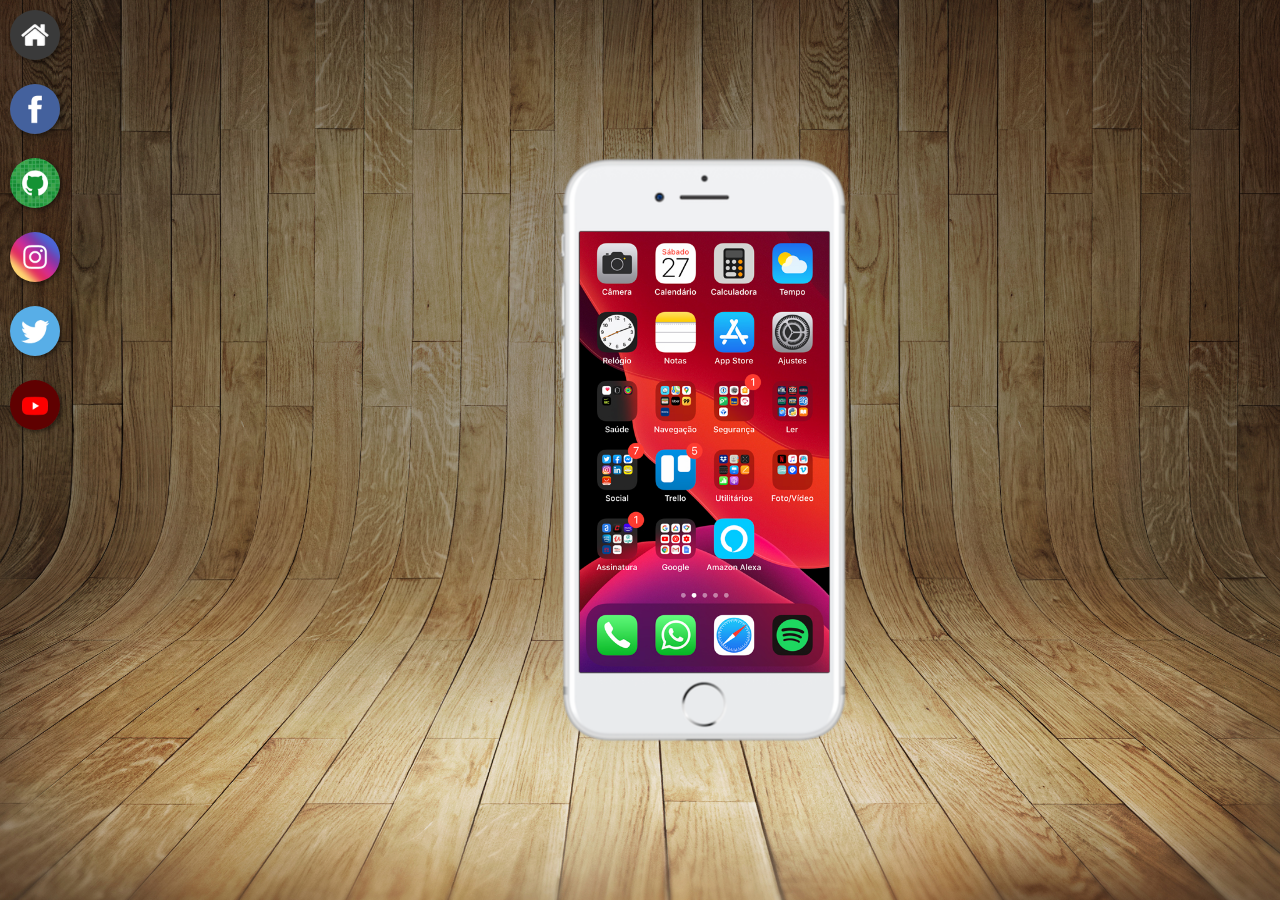
<file: index.html>
<!DOCTYPE html>
<html lang="pt-br">
<head>
    <meta charset="UTF-8">
    <meta name="viewport" content="width=device-width, initial-scale=1.0">
    <link rel="shortcut icon" href="favicon/favicon.ico" type="image/x-icon">
    <title>Projeto Rede Sociais</title>
    <link rel="stylesheet" href="estilos/style.css">
   
</head>
<body>
    <main>
        <section id="celular">

            <iframe src="home.html" name="tela" id="tela" frameborder="0"></iframe>

        </section>
        <section id="redes-sociais">
            <a href="home.html" target="tela"> <img src="imagens/logo-home.jpg" alt="home">
            </a> <br>
            <a href="facebook.html" target="tela"> <img src="imagens/logo-facebook.jpg" alt="facebook"></a> <br>
            <a href="github.html" target="tela"> <img src="imagens/logo-github.jpg" alt="github"></a> <br>
            <a href="instagram.html" target="tela"> <img src="imagens/logo-instagram.jpg" alt="intagram"></a> <br>
            <a href="twitter.html" target="tela"> <img src="imagens/logo-twitter.jpg" alt="twitter"></a> <br>
            <a href="youtube.html" target="tela"> <img src="imagens/logo-youtube.jpg" alt="youtube"></a>
        </section>
    </main>
    
</body>
</html>
</file>
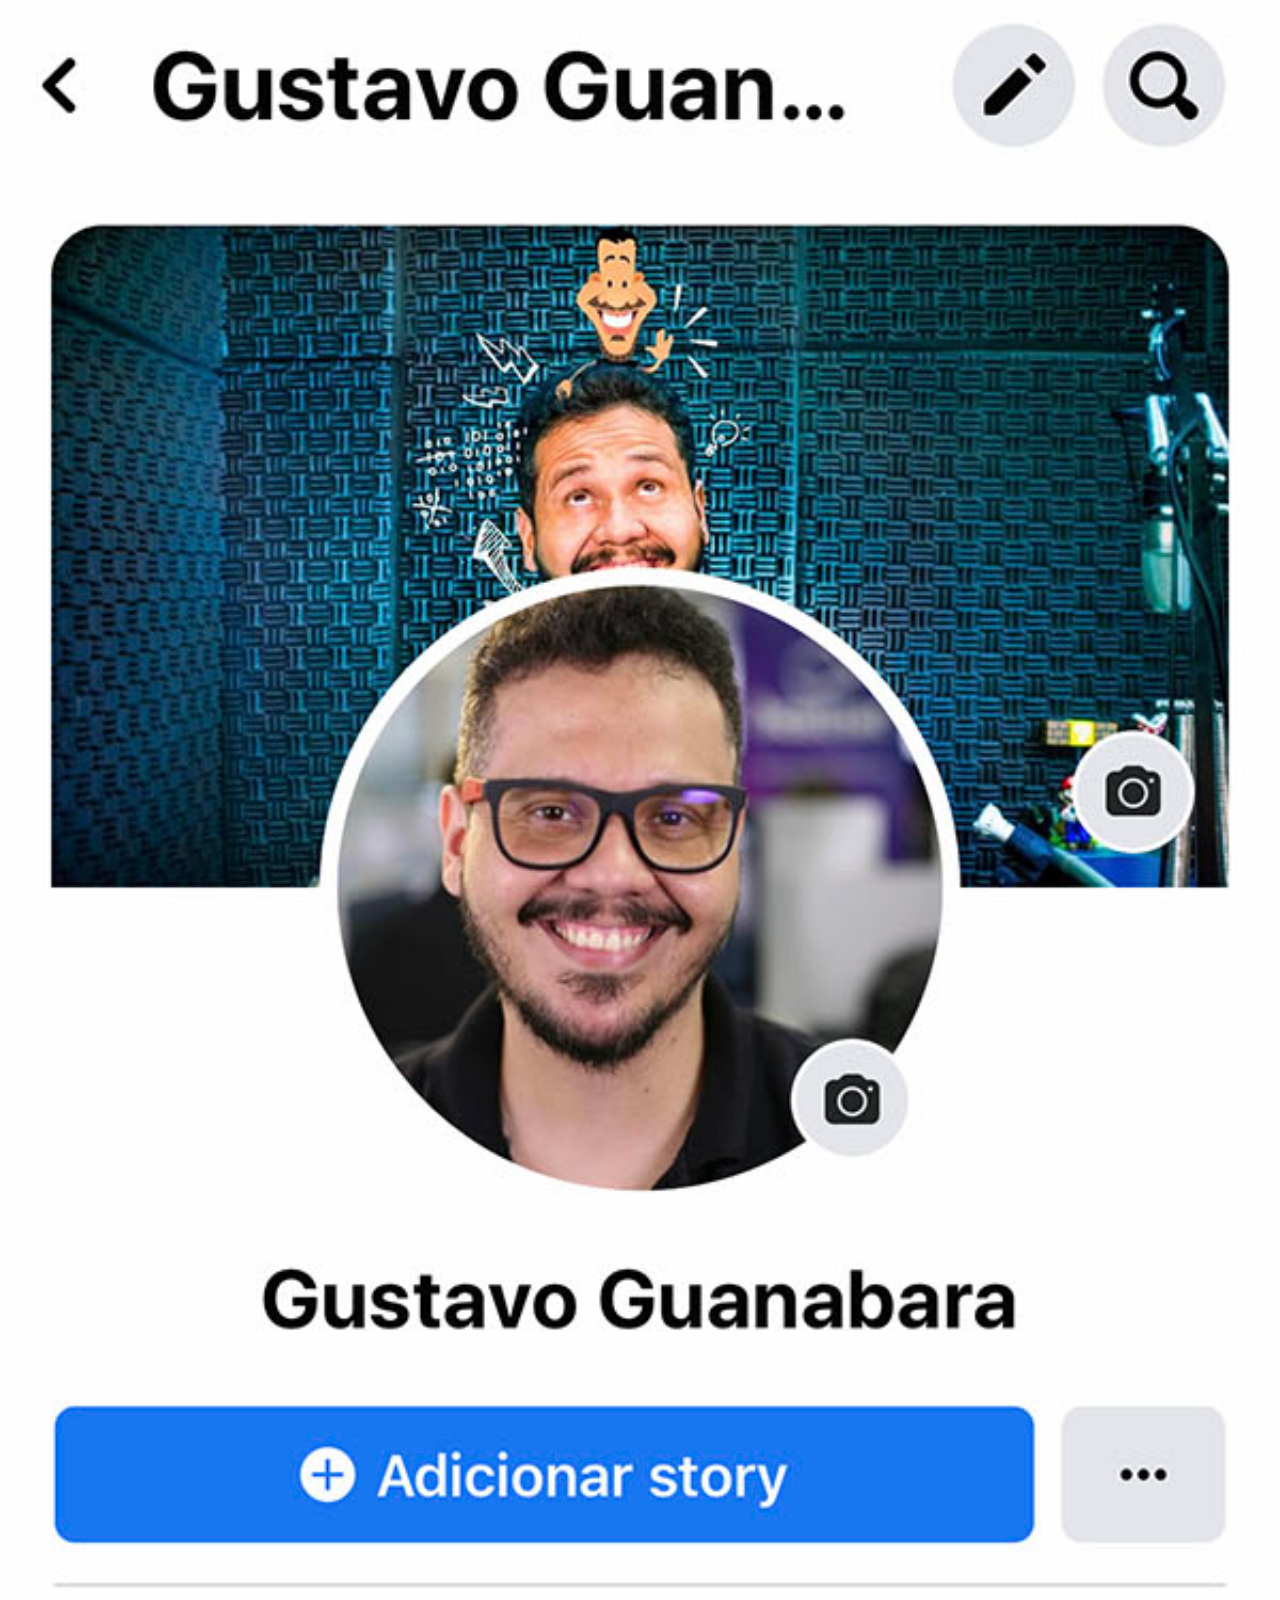
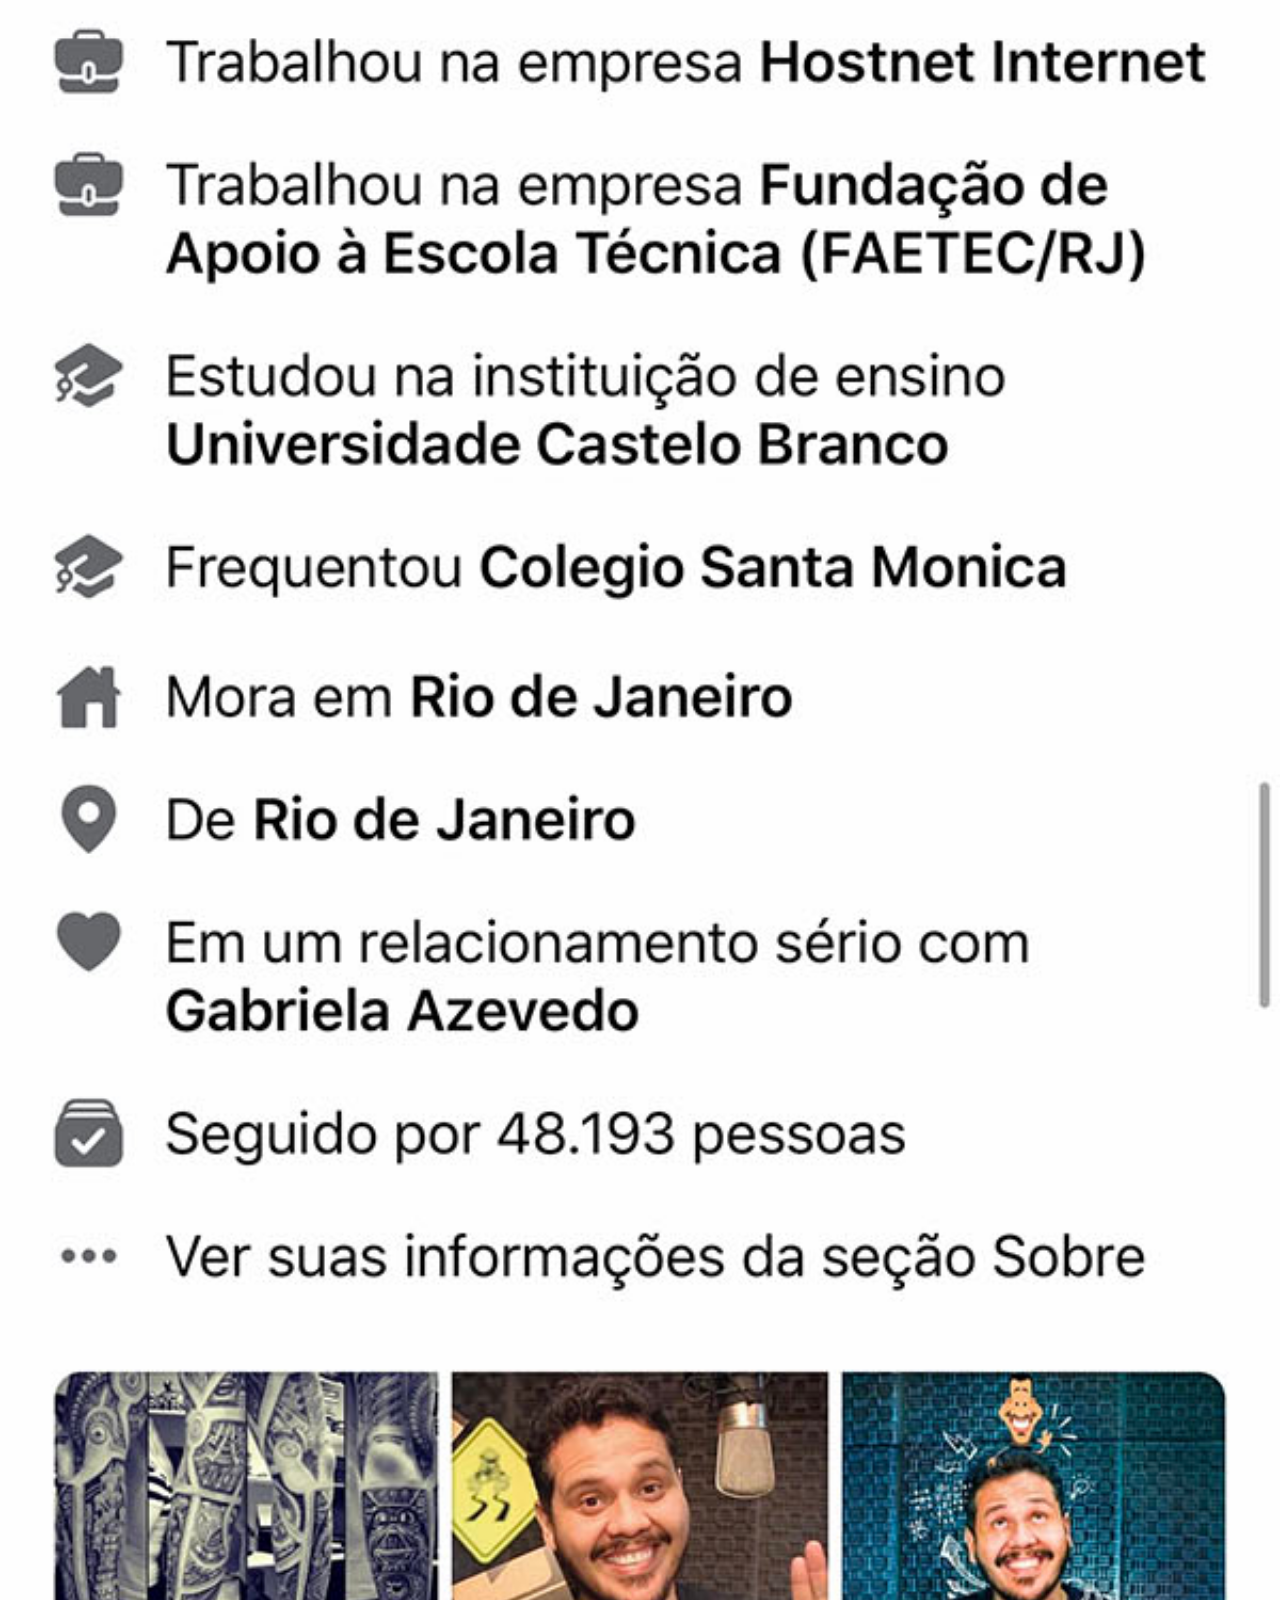
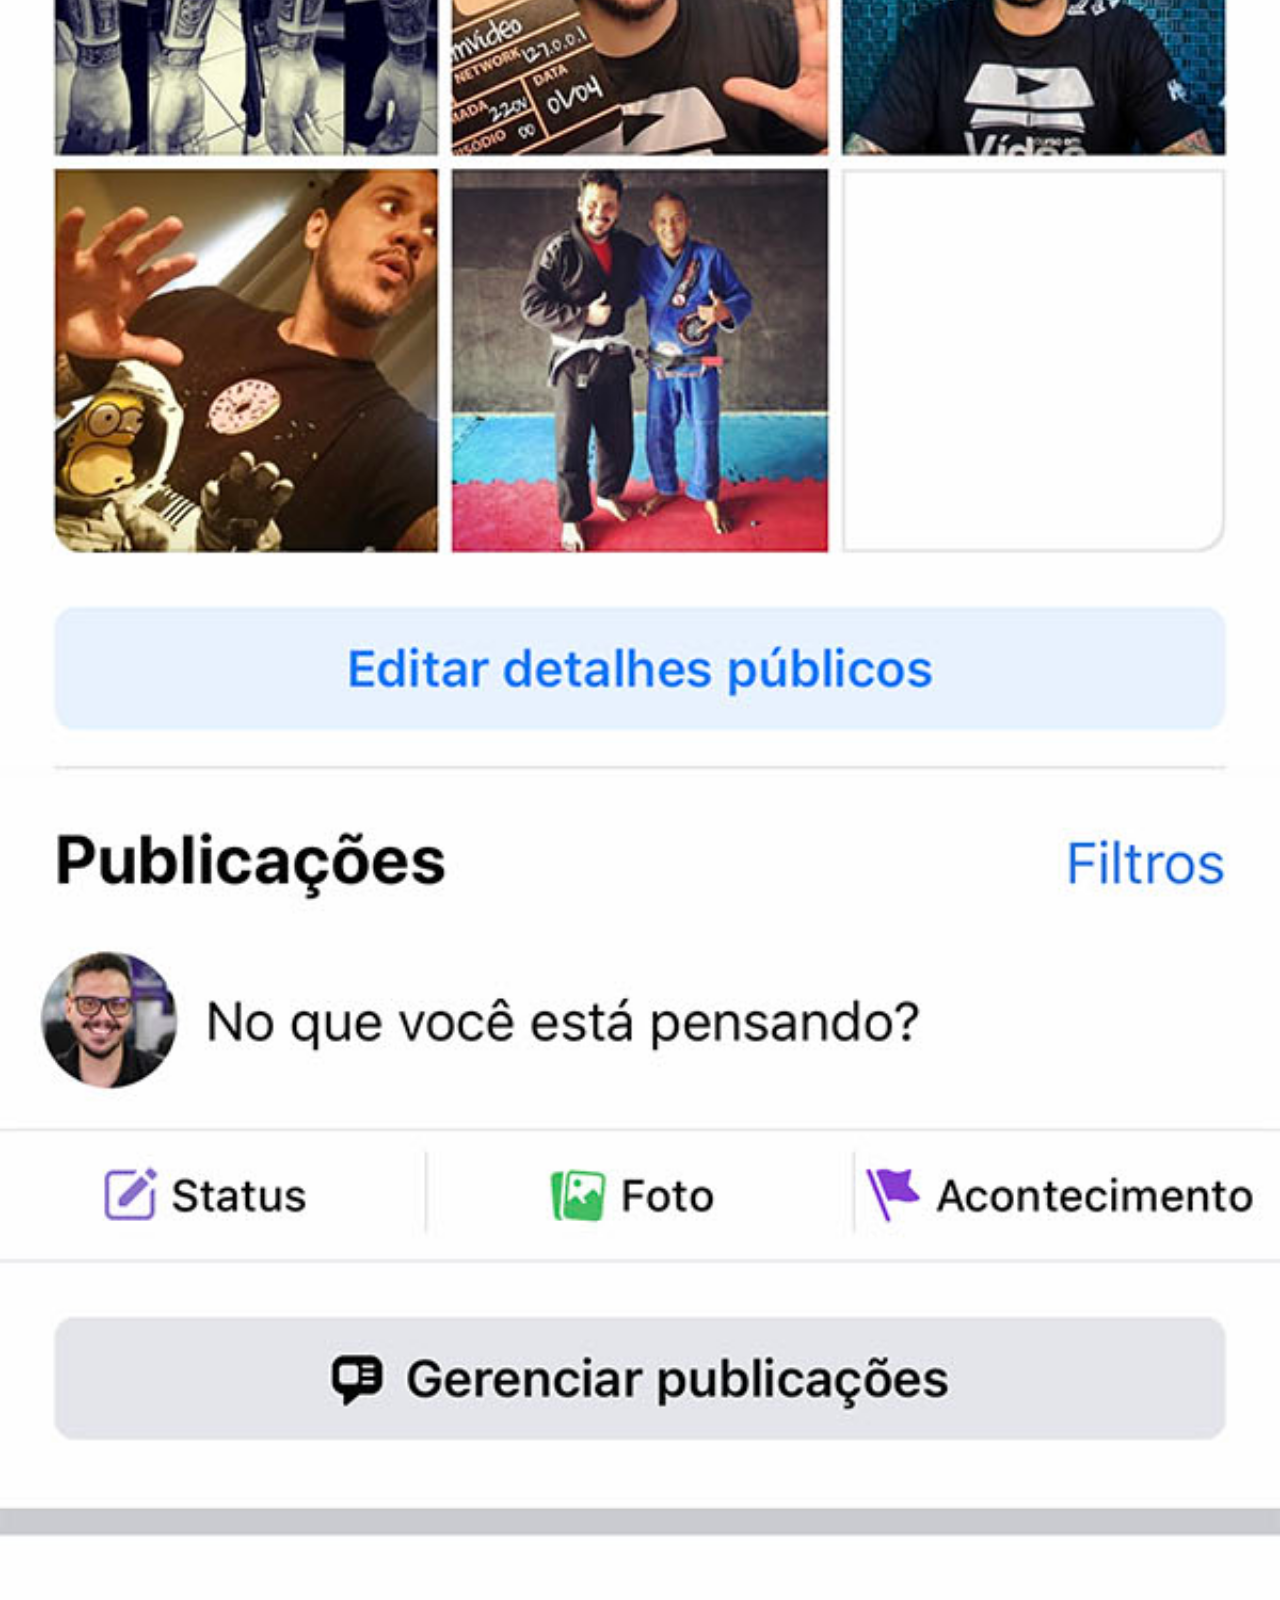
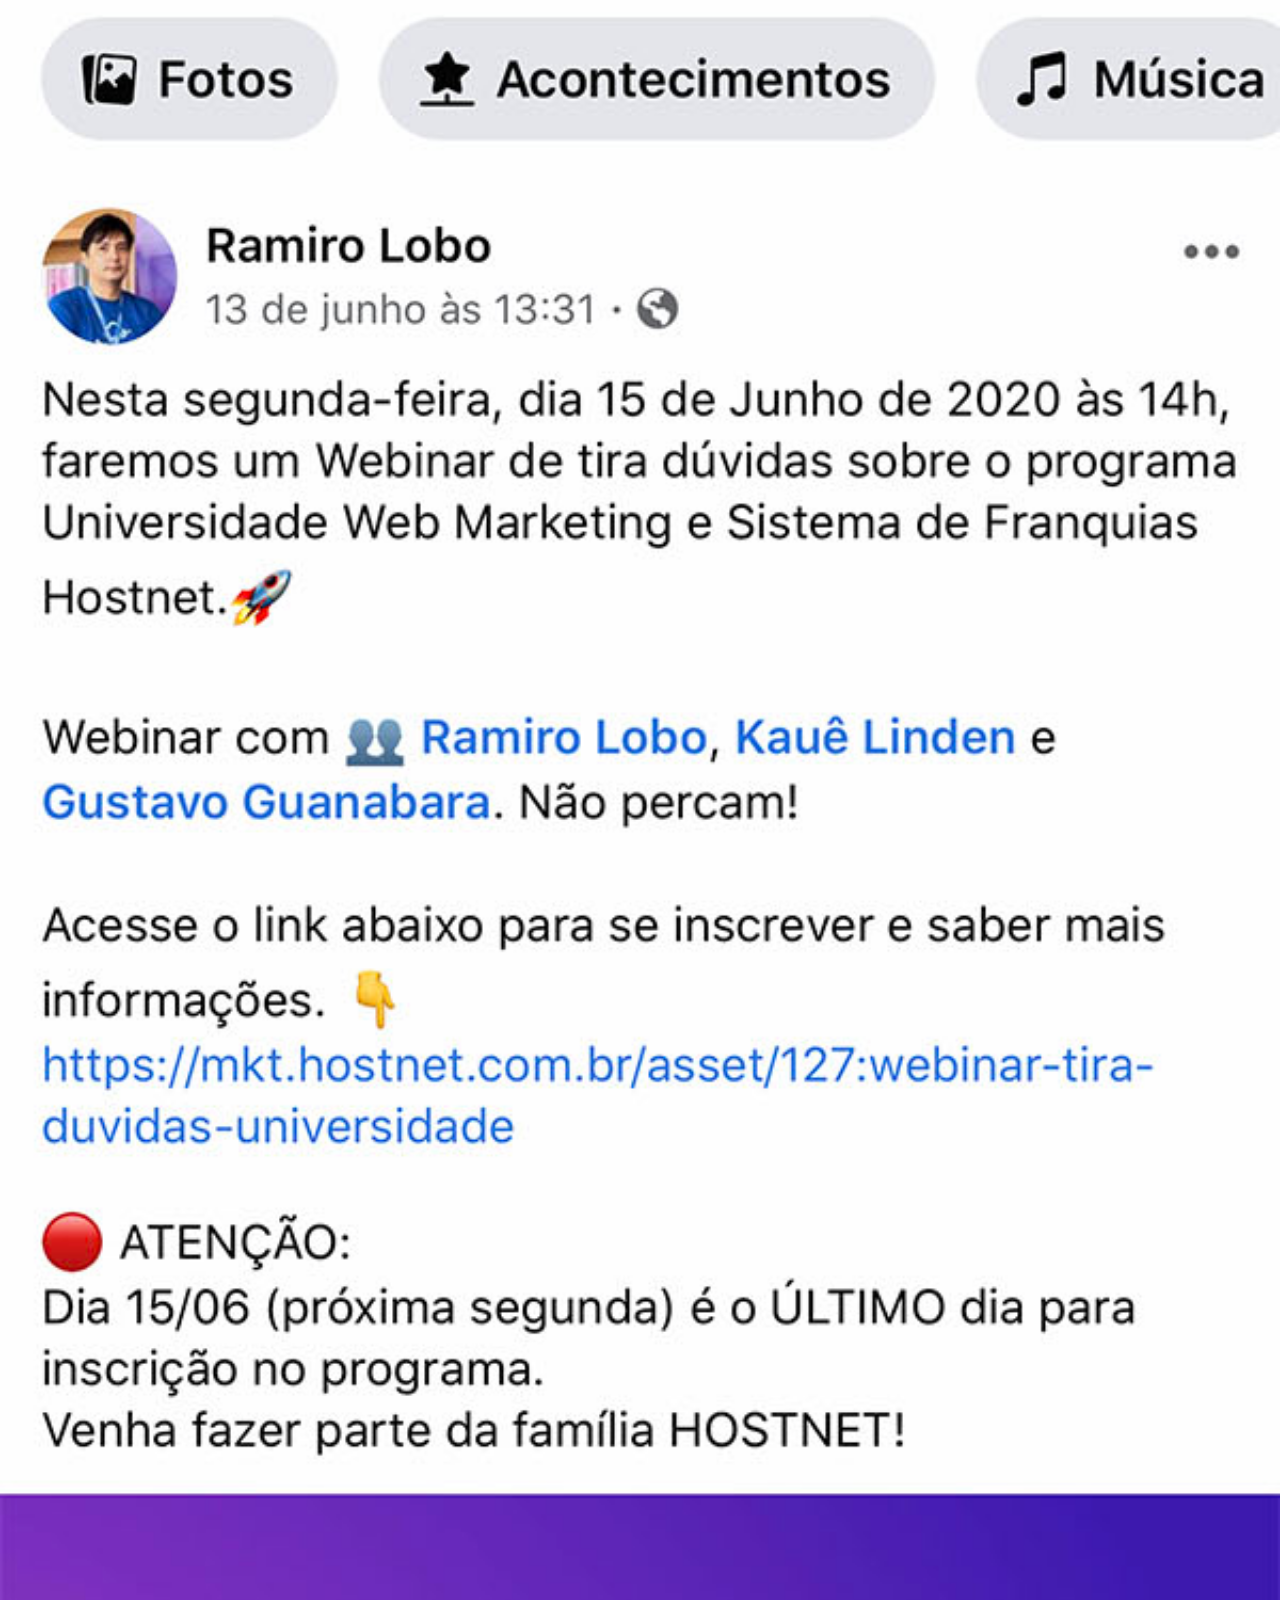
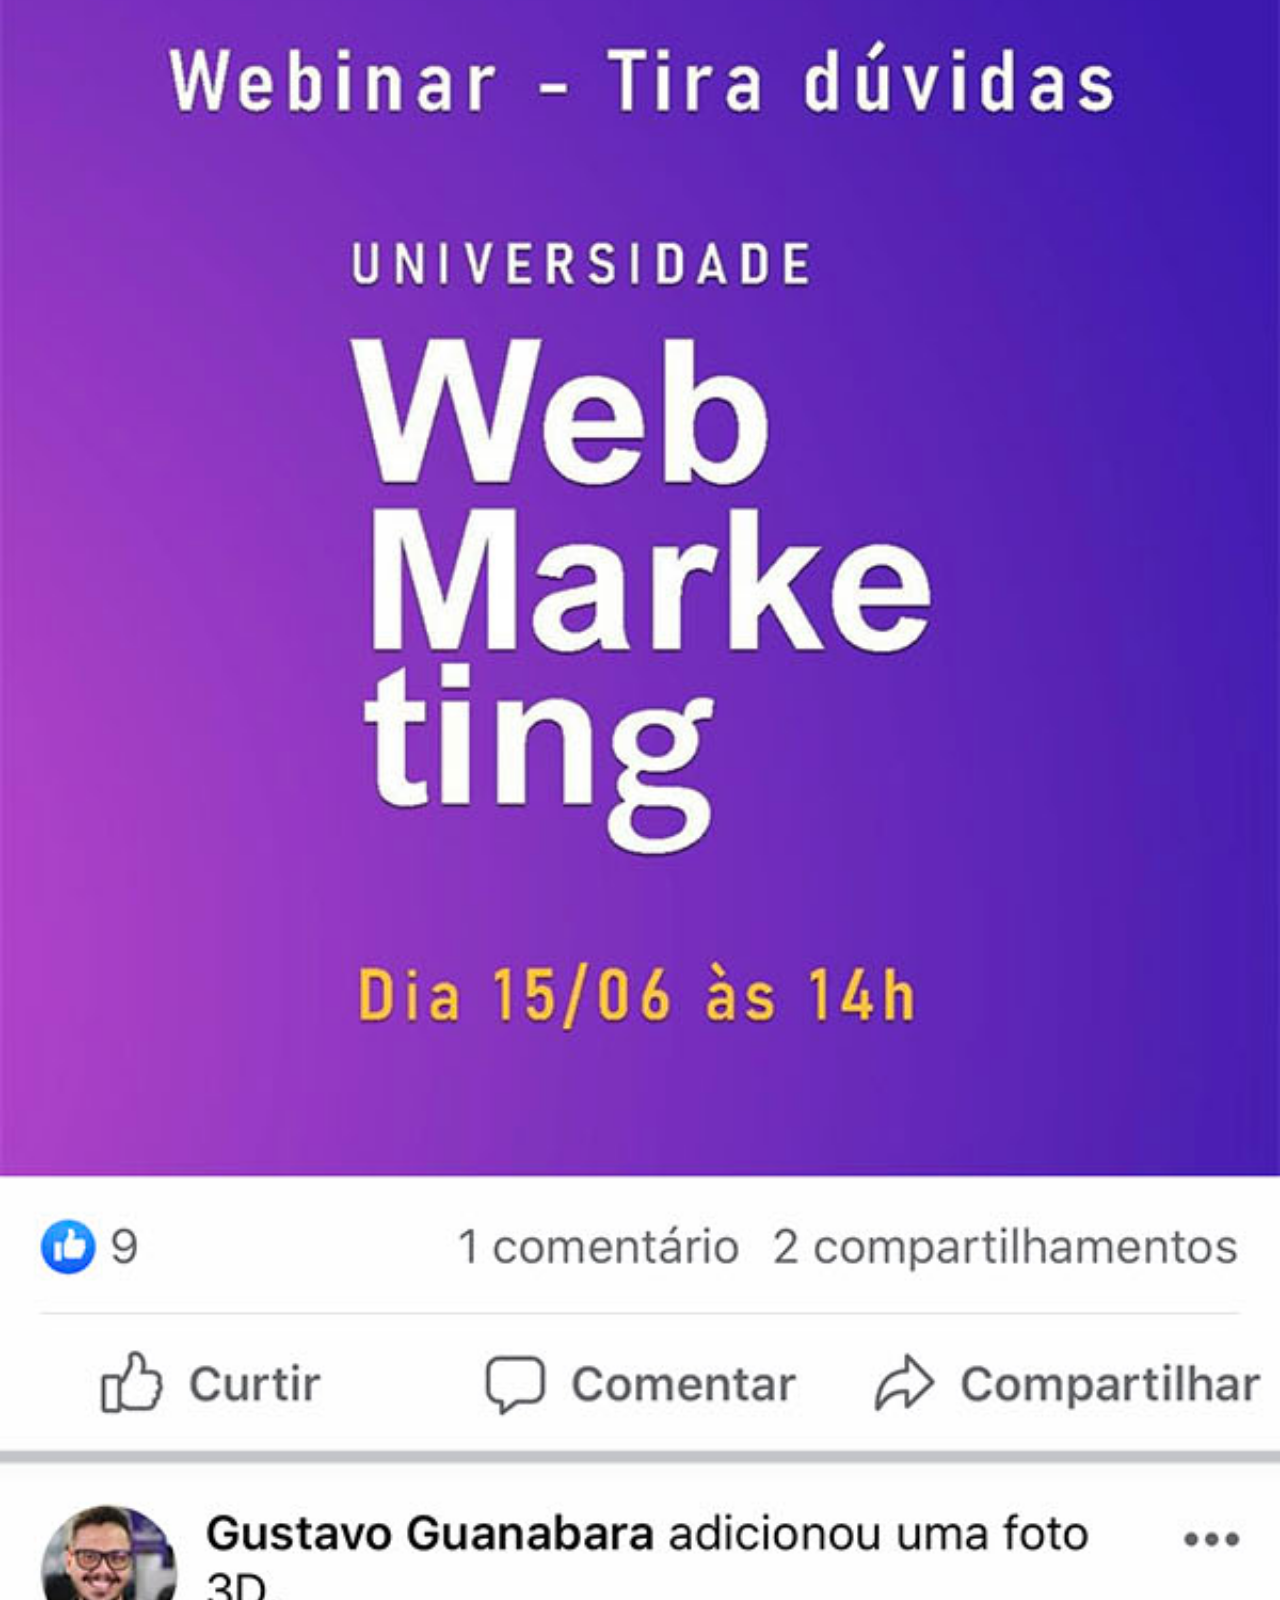
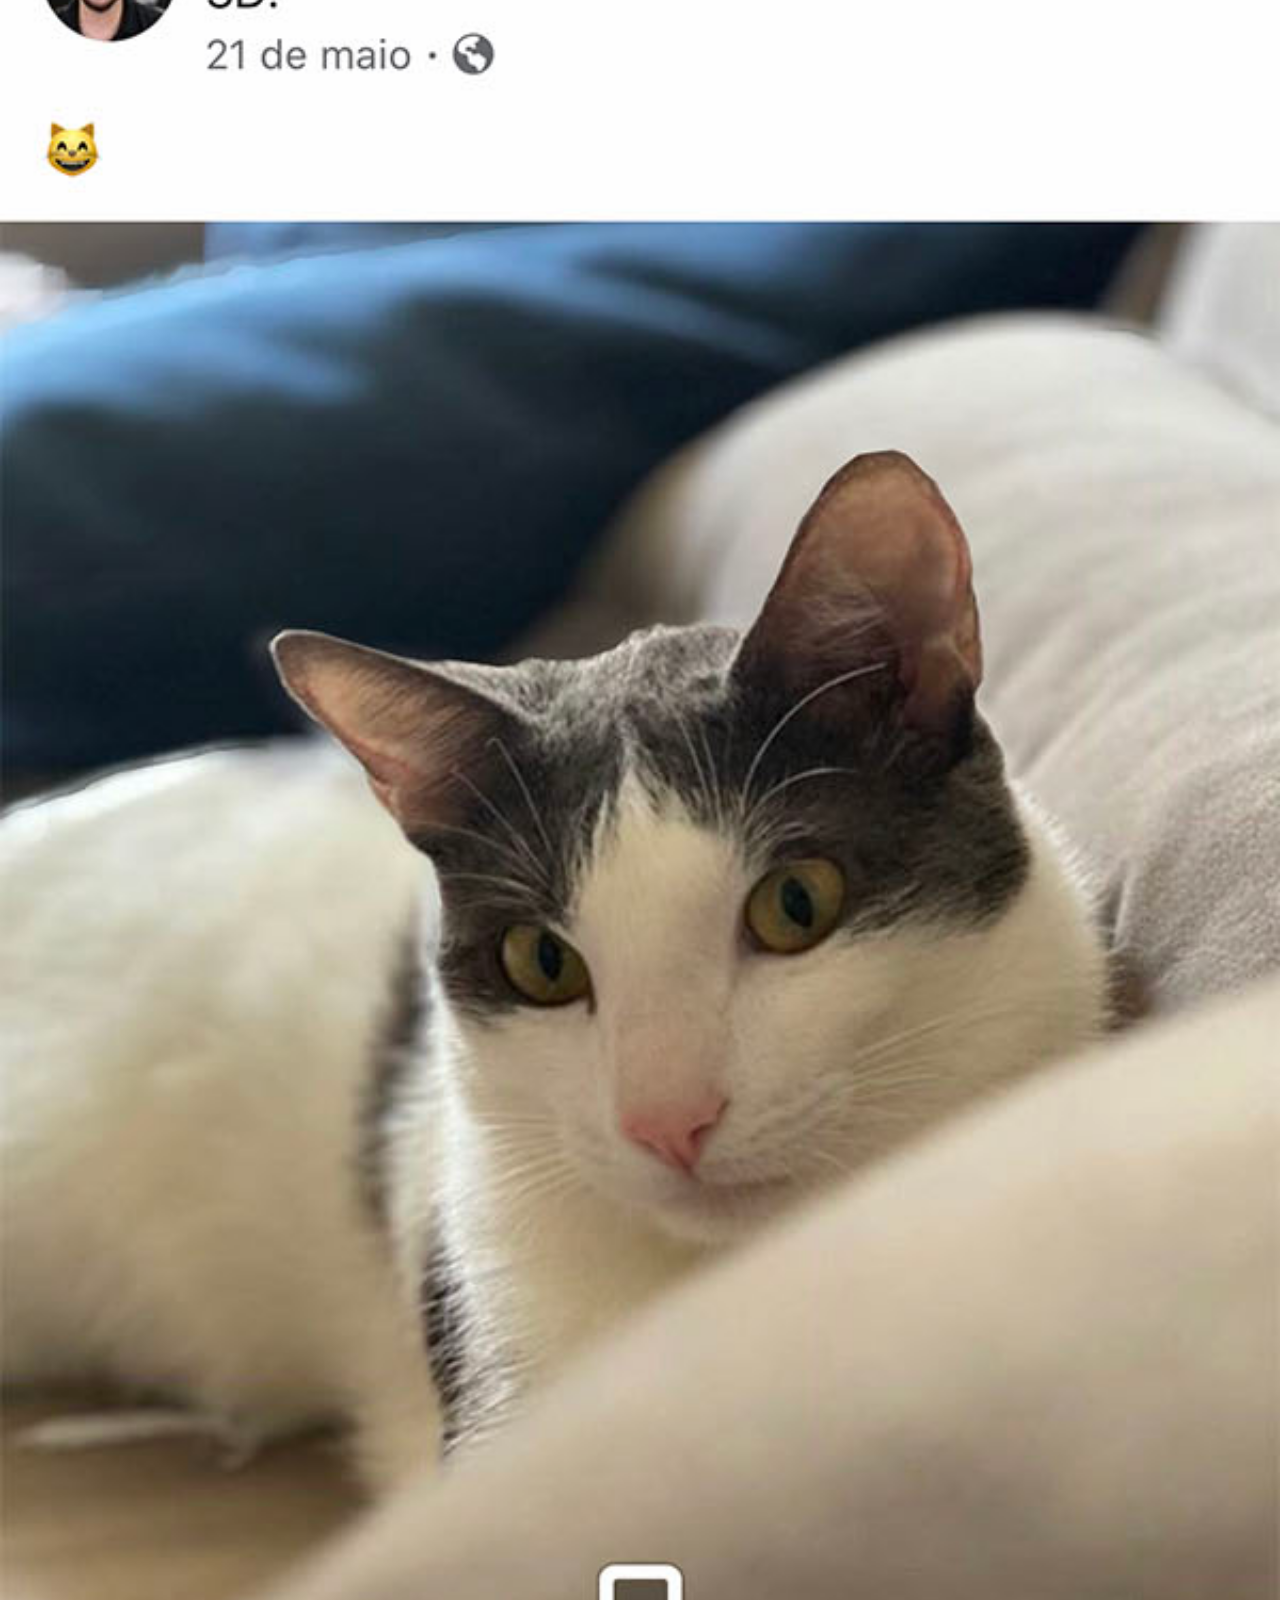
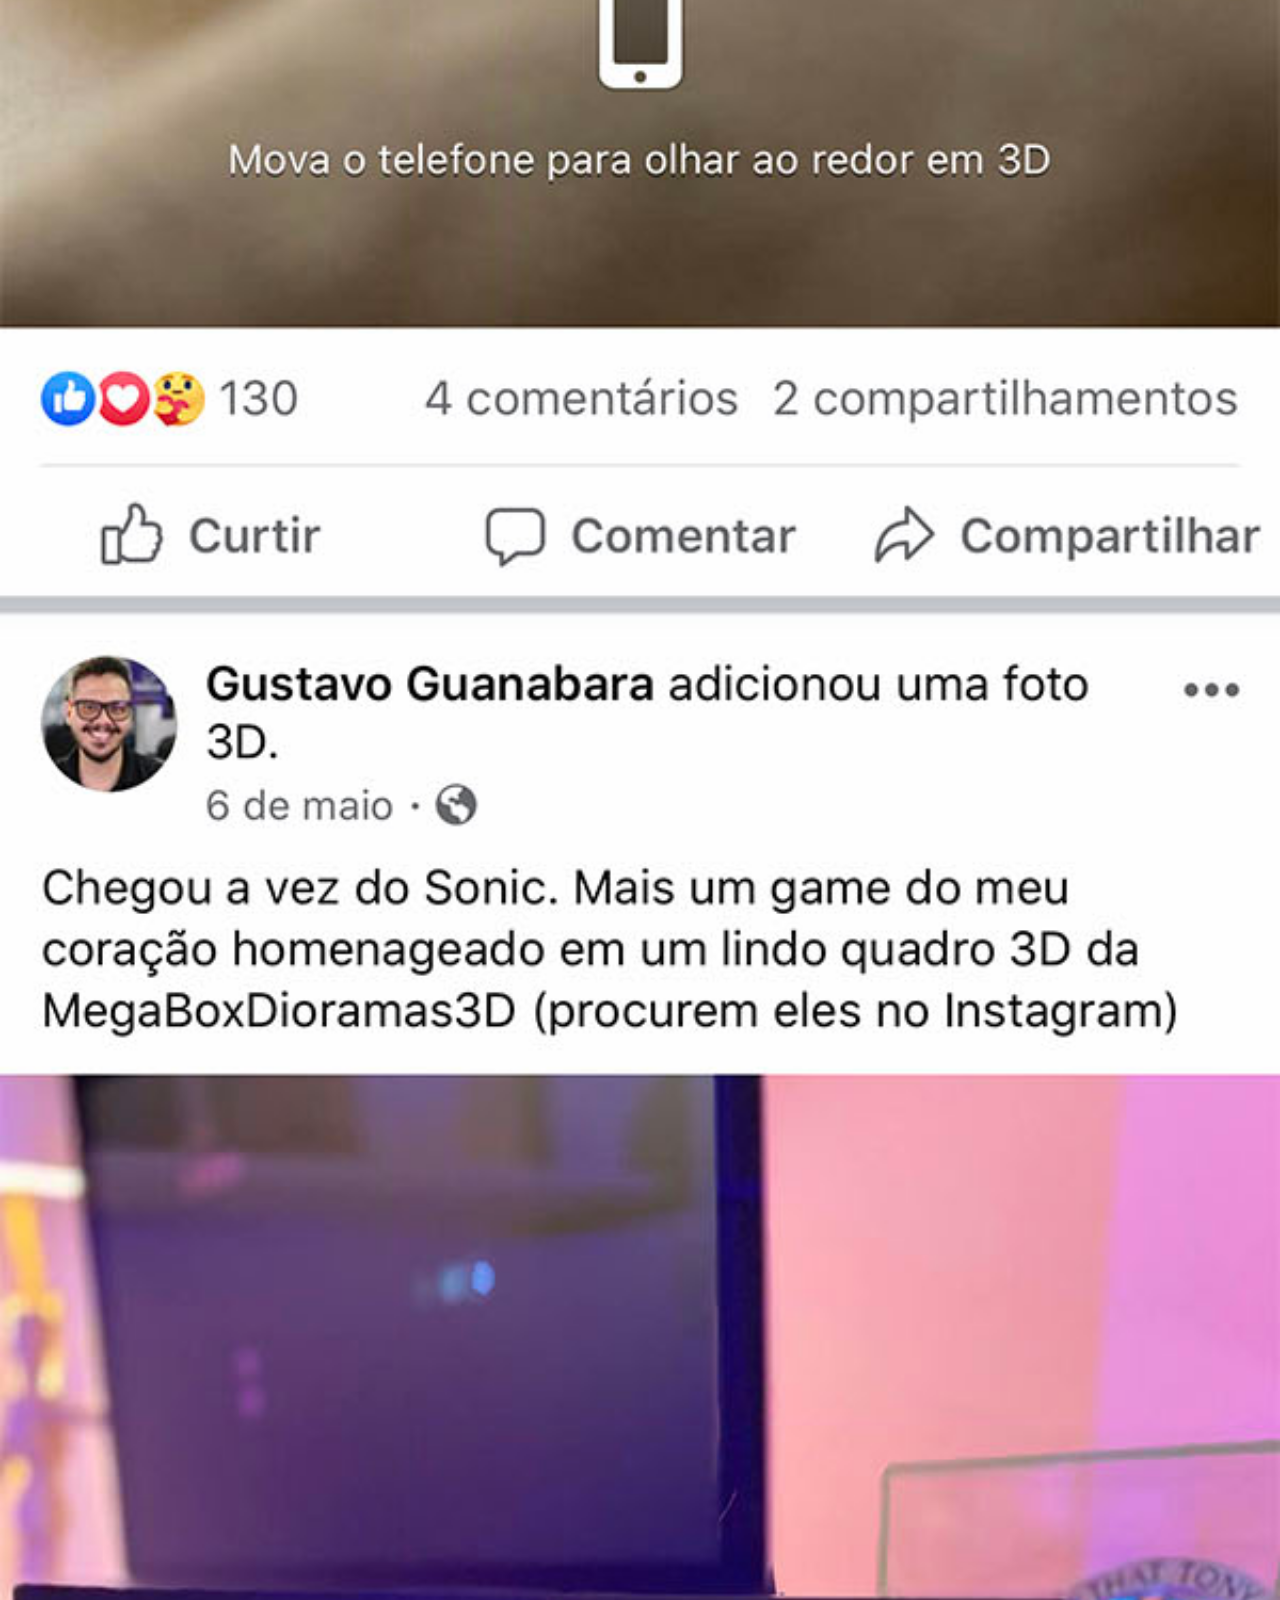
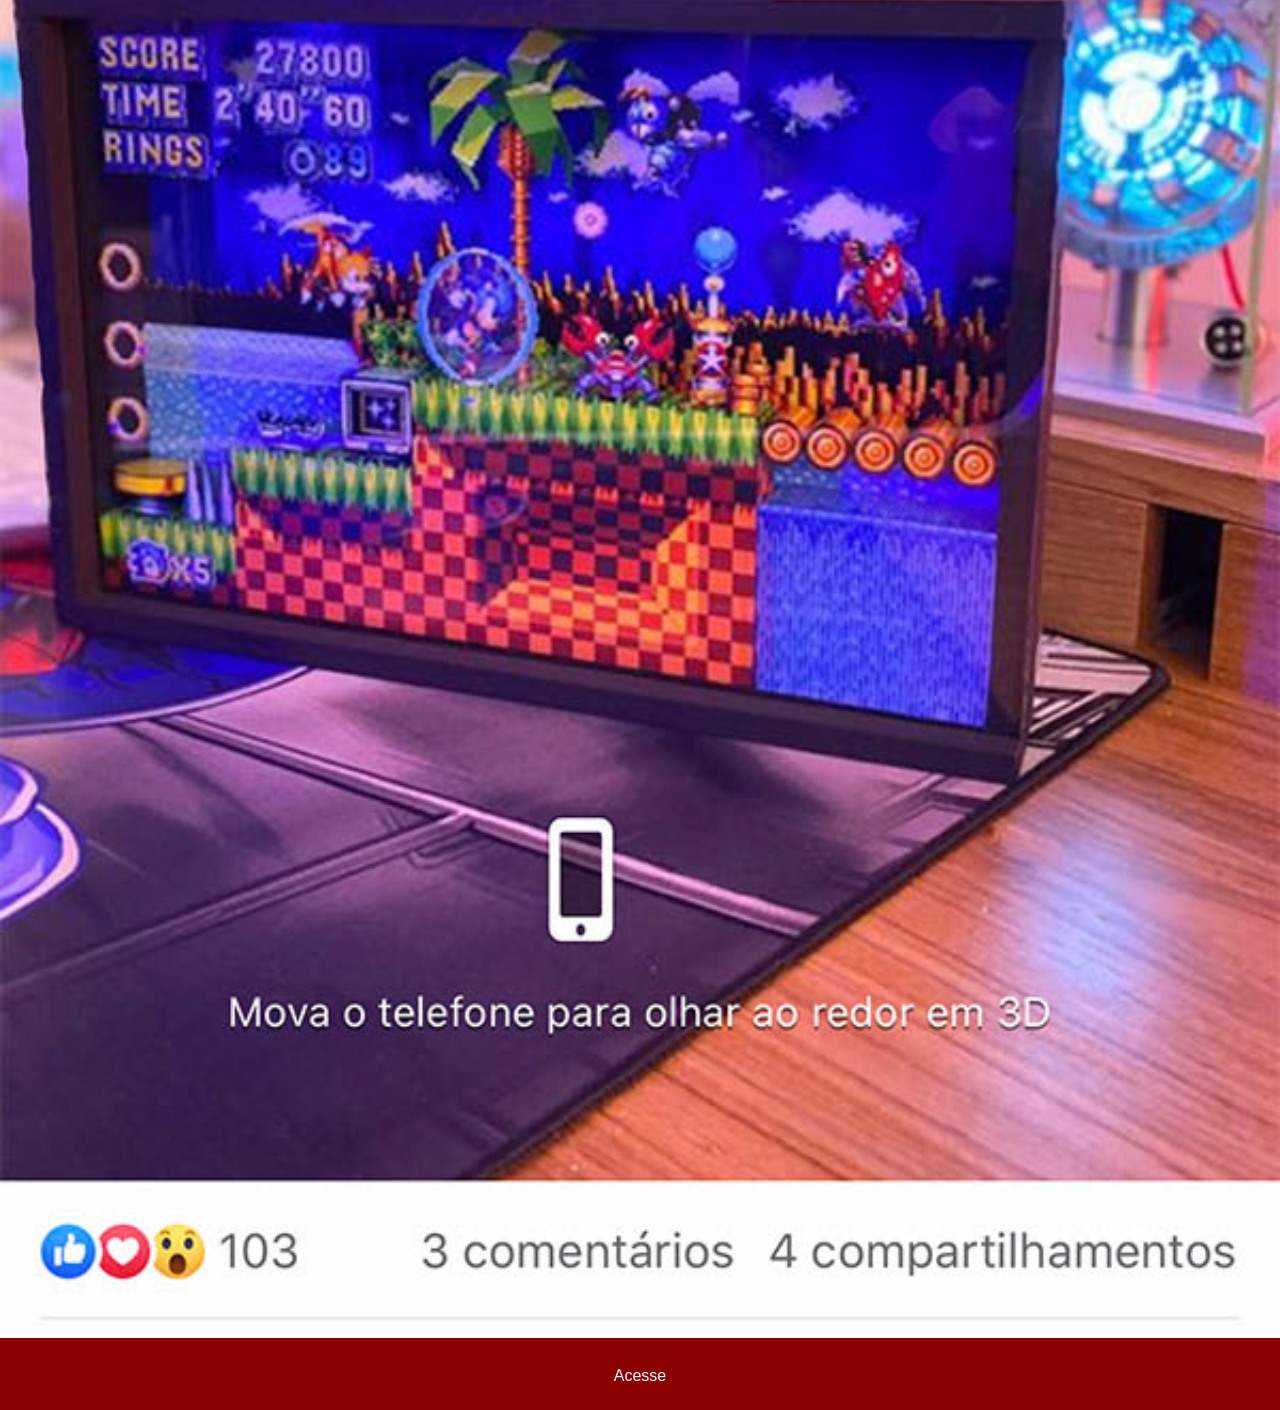
<file: facebook.html>
<!DOCTYPE html>
<html lang="pt-br">
<head>
    <meta charset="UTF-8">
    <meta name="viewport" content="width=device-width, initial-scale=1.0">
    <title>facebook home</title>
    <link rel="stylesheet" href="estilos/tela.css">
</head>
<body>
    <img src="imagens/tela-facebook.jpg" alt="facebook">
    <a href="https://www.facebook.com/?locale=pt_BR" target="_blank"> Acesse</a>
    
</body>
</html>
</file>
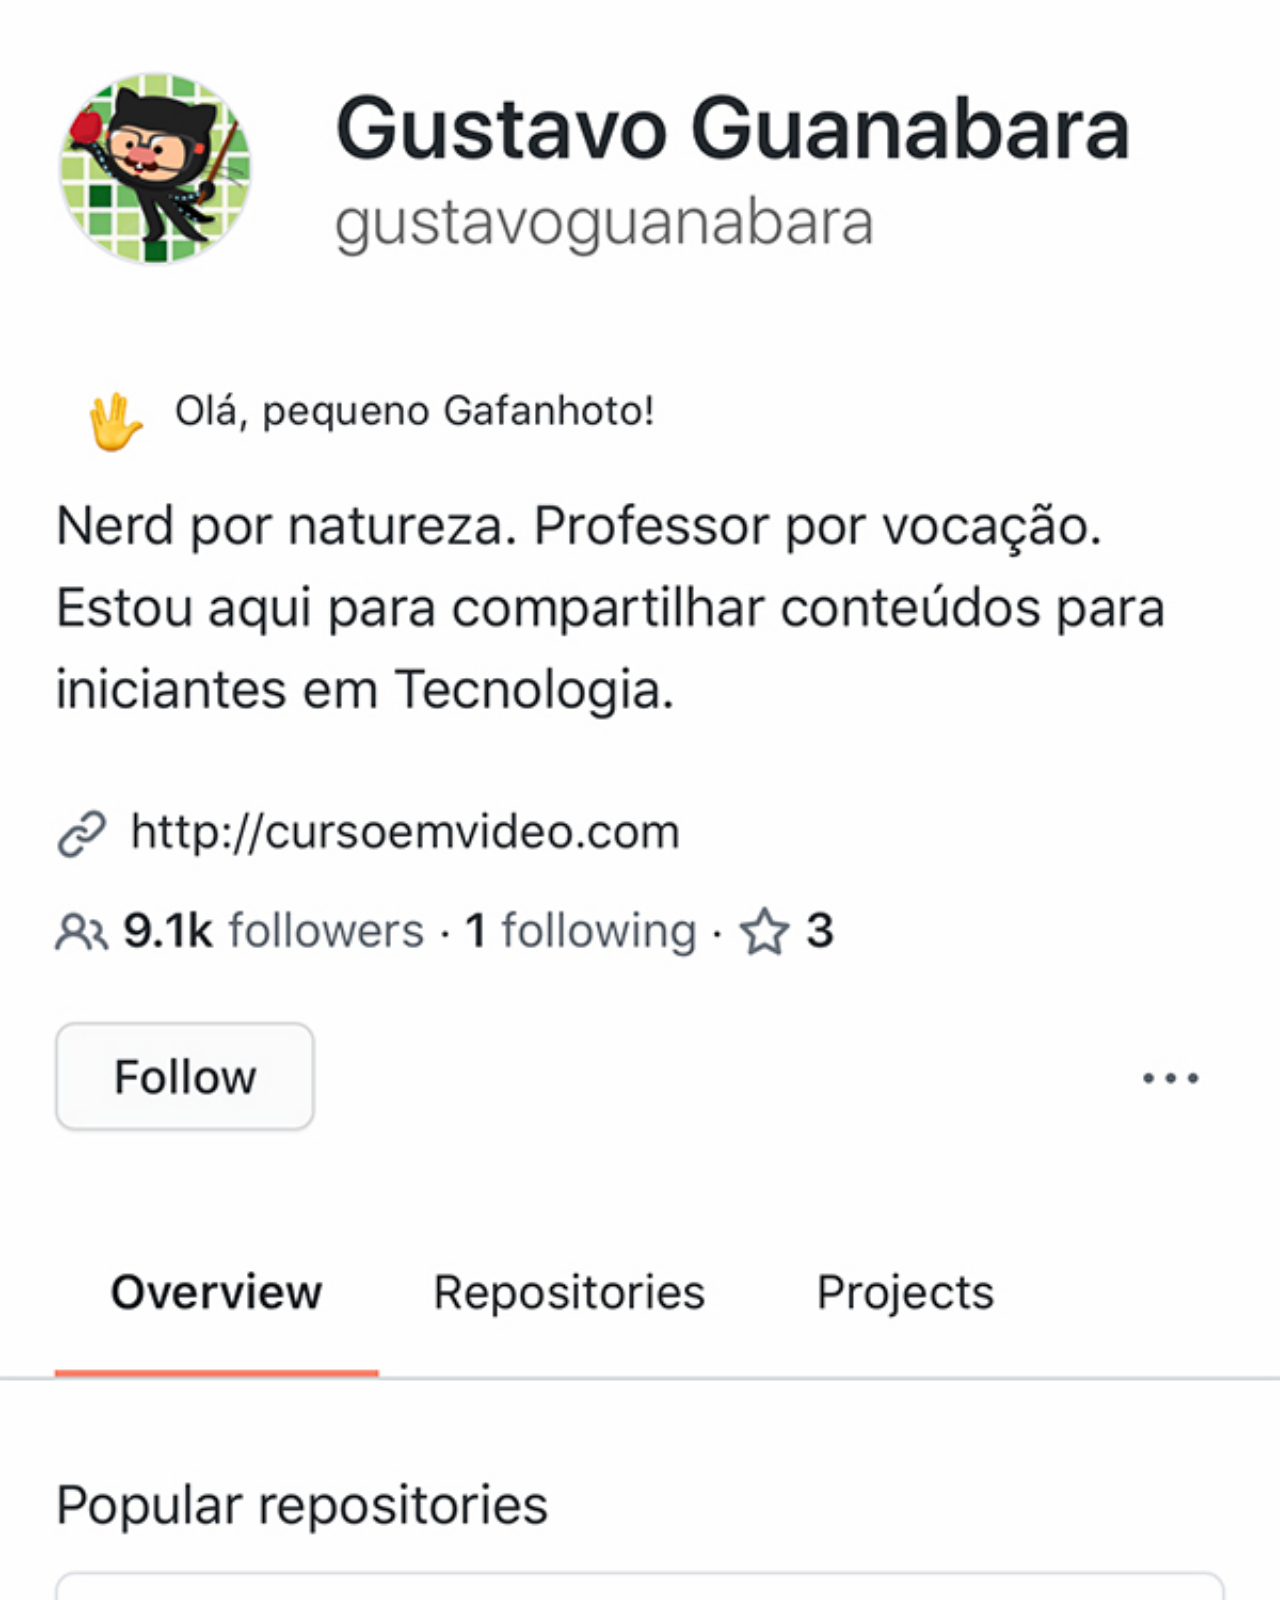
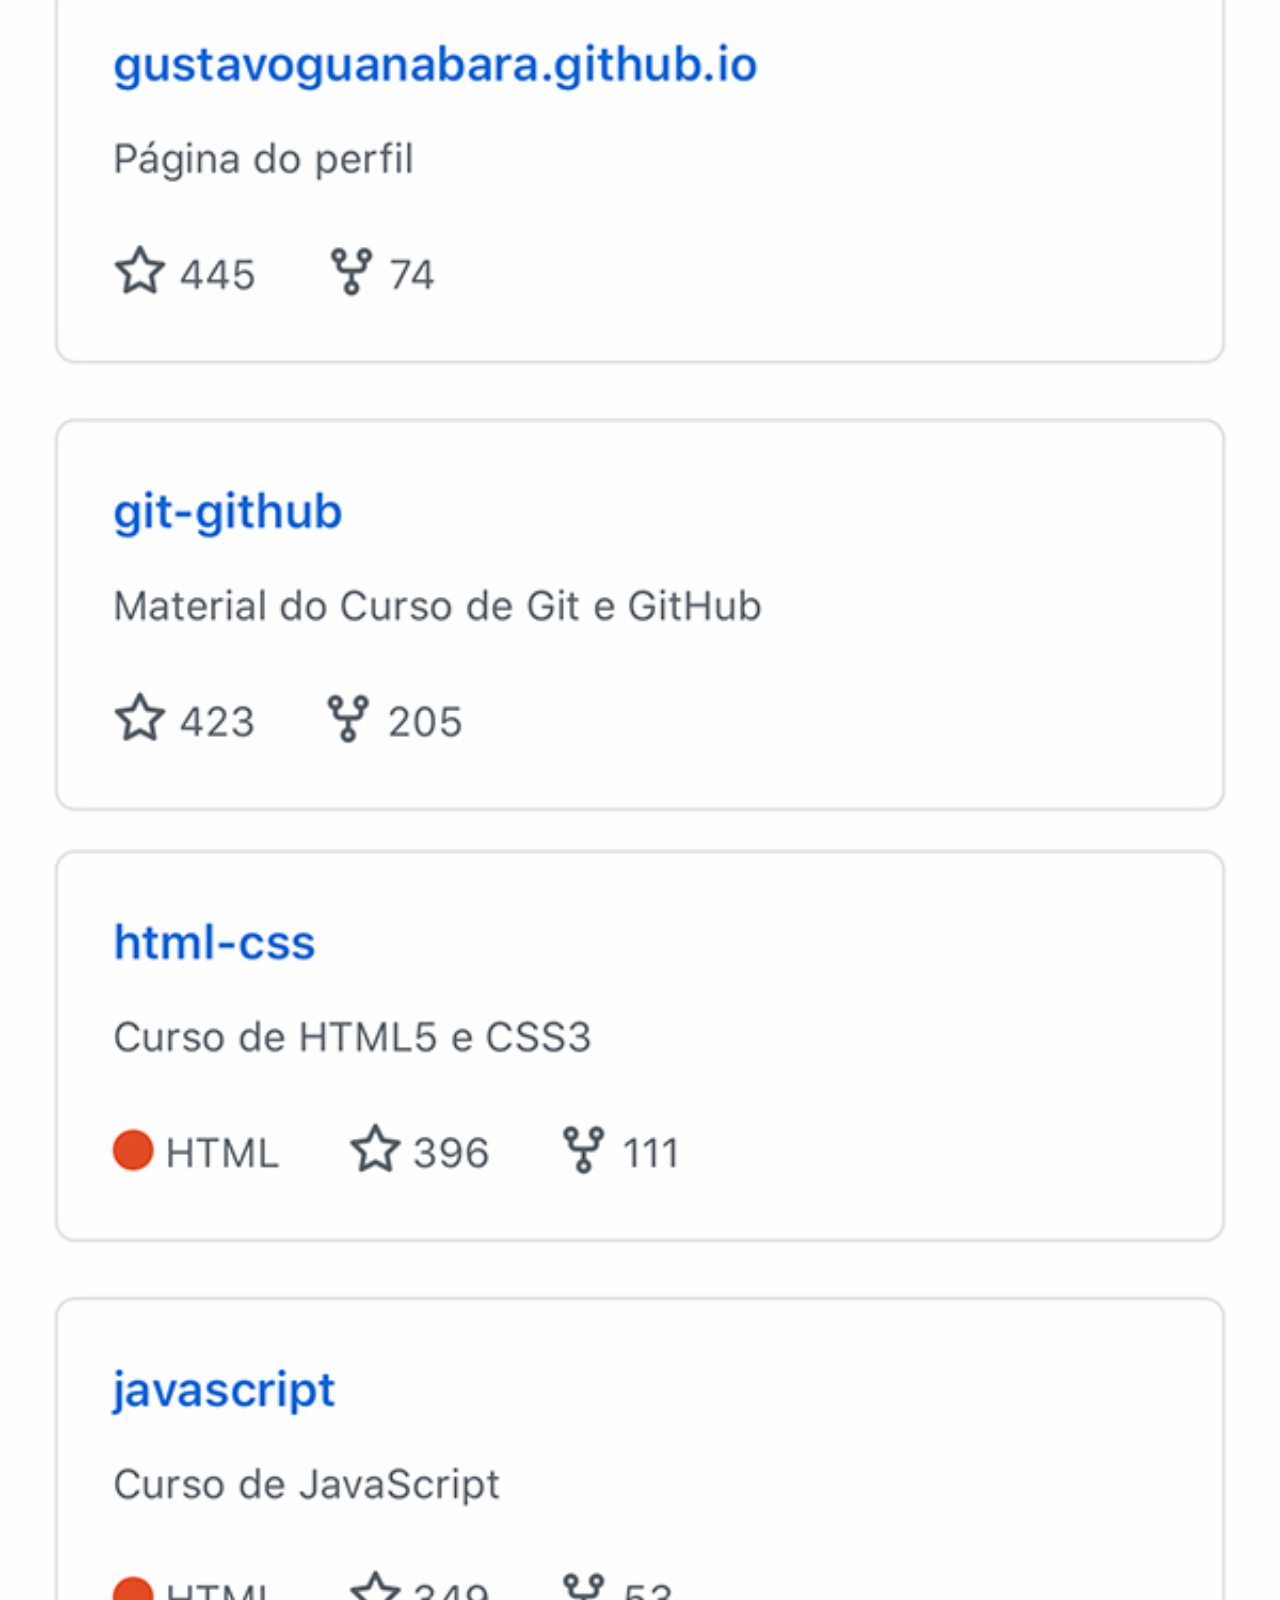
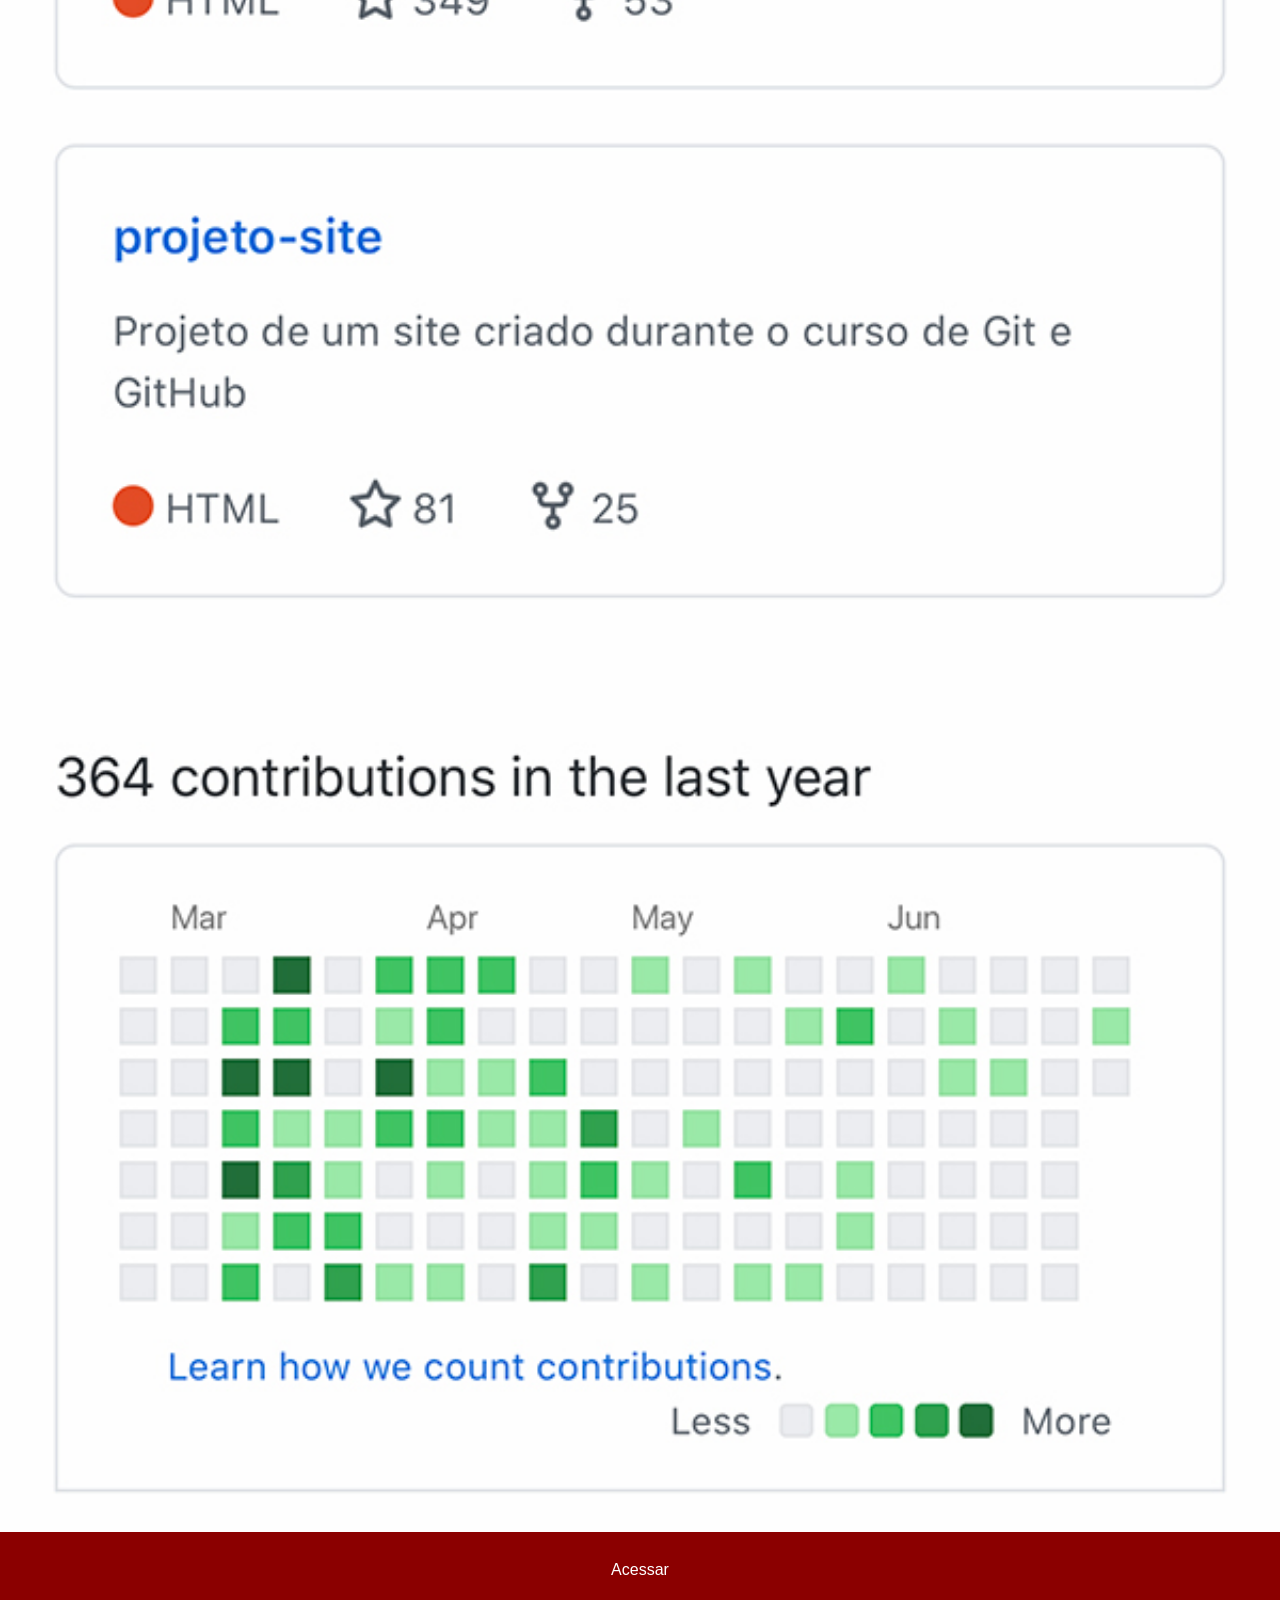
<file: github.html>
<!DOCTYPE html>
<html lang="pt-br">
<head>
    <meta charset="UTF-8">
    <meta name="viewport" content="width=device-width, initial-scale=1.0">
    <title>GitHub Home</title>
    <link rel="stylesheet" href="estilos/tela.css">
</head>
<body>
    <img src="imagens/tela-github.jpg" alt="github">
    <a href="https://github.com/marcelodemattosmoreira/" target="_blank"> Acessar</a>
    
</body>
</html>
</file>
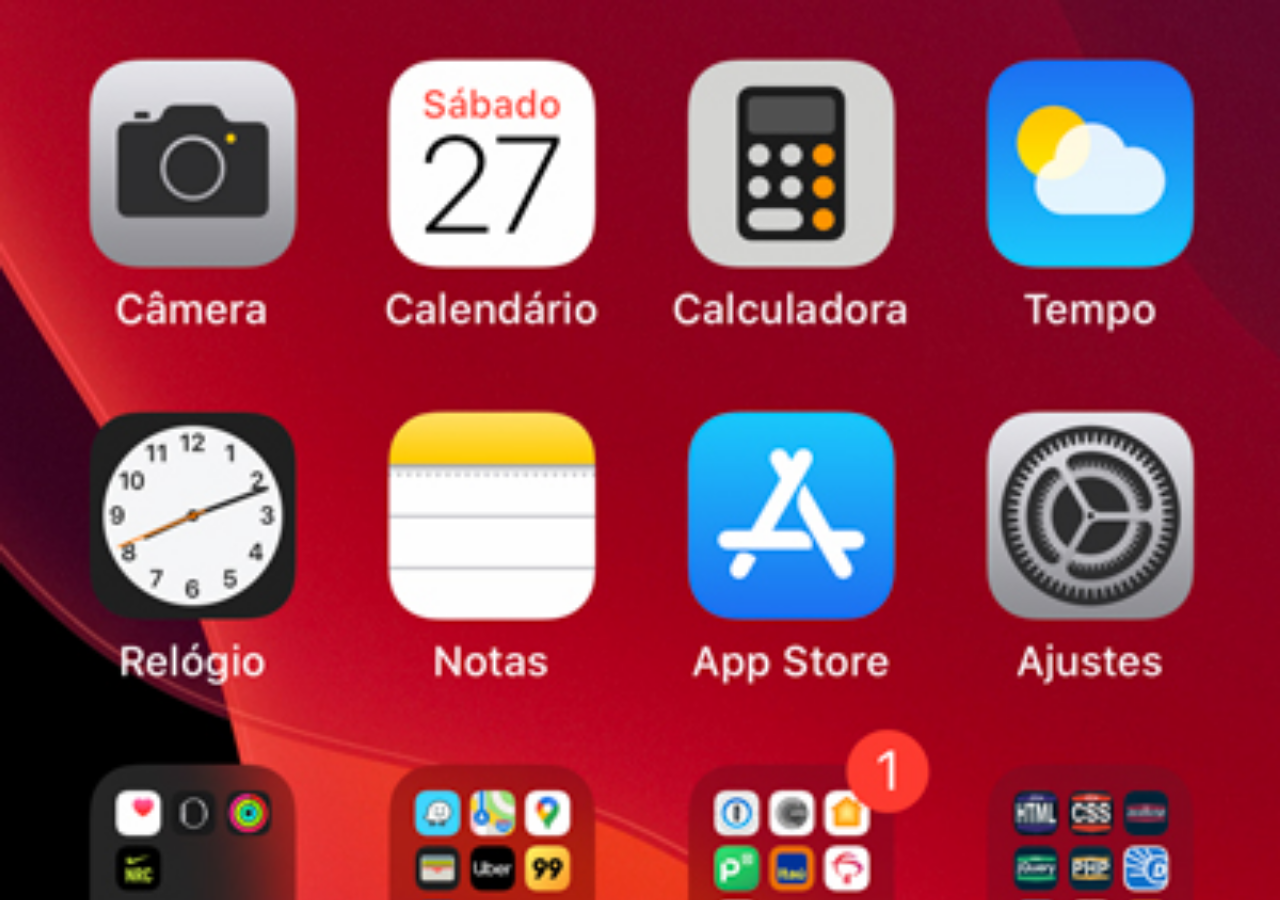
<file: home.html>
<!DOCTYPE html>
<html lang="pt-br">
<head>
    <meta charset="UTF-8">
    <meta name="viewport" content="width=device-width, initial-scale=1.0">
    <title>Home</title>
    <style>
        *{
            margin: 0px;
            padding: 0px;
        }
        body{
            width: 100vw;
            height: 100vh;
            background-color: black;
            background-image: url(imagens/tela-home.jpg);
            background-repeat: no-repeat;
            background-position: center top;
            background-size: cover;
        }
    </style>
</head>
<body>
    
</body>
</html>
</file>
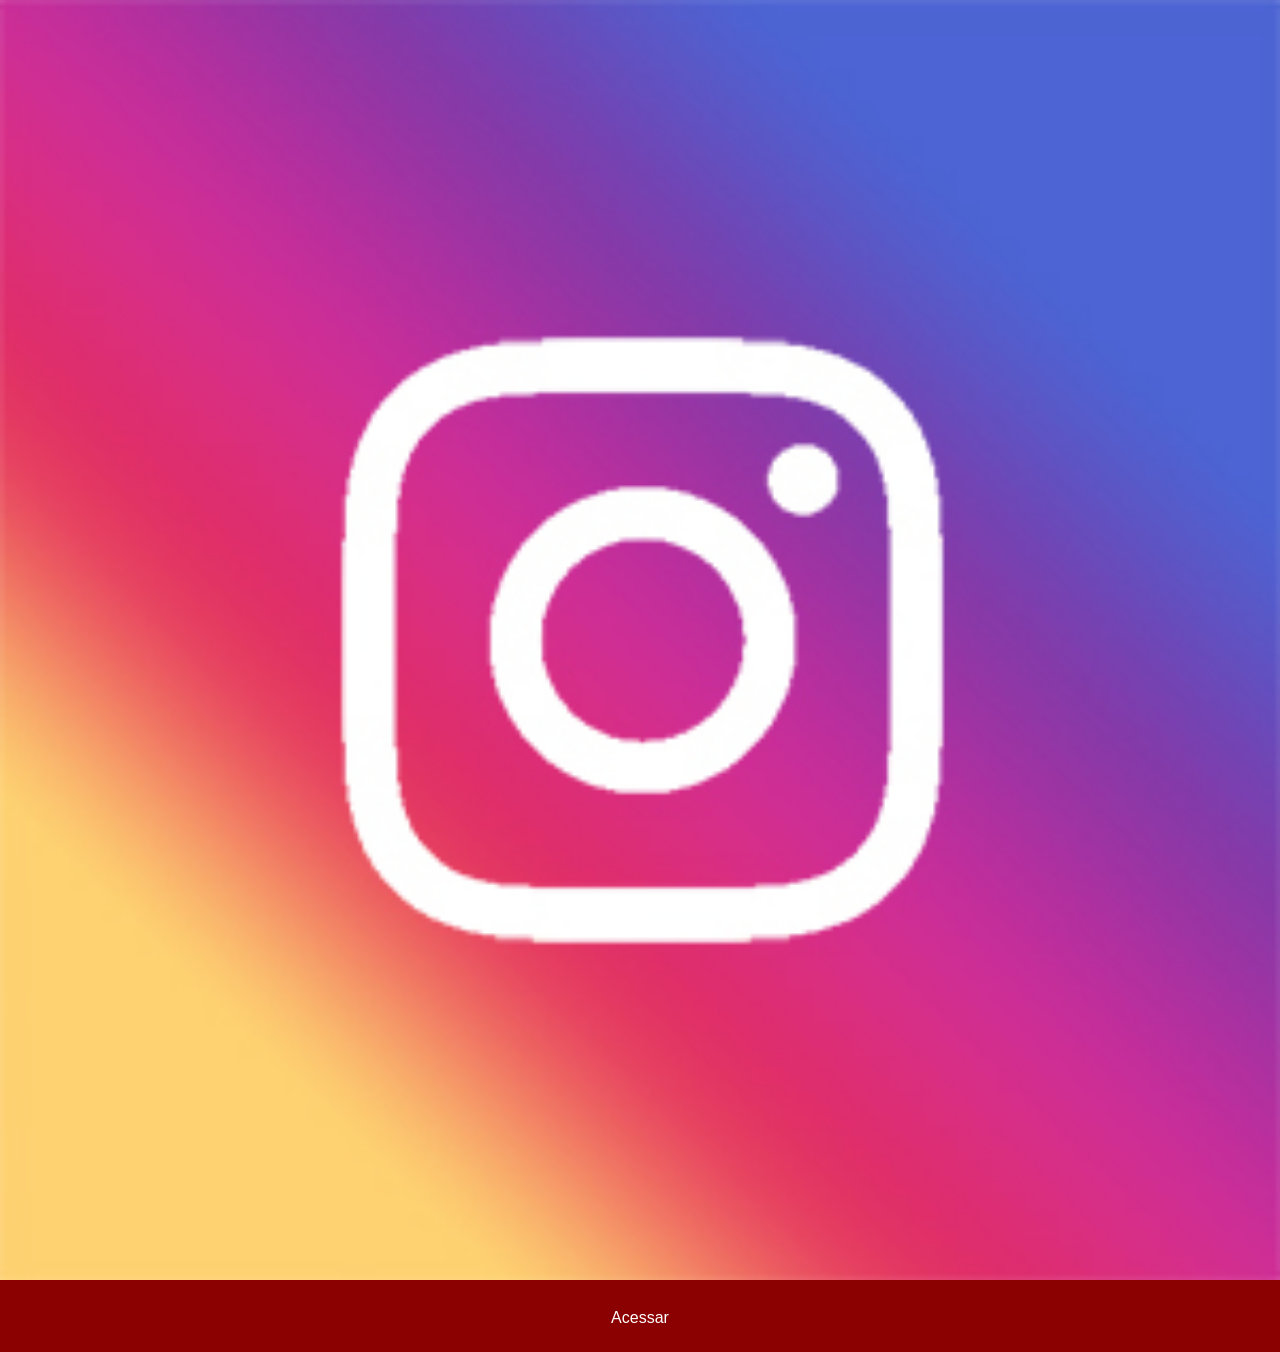
<file: instagram.html>
<!DOCTYPE html>
<html lang="pt-br">
<head>
    <meta charset="UTF-8">
    <meta name="viewport" content="width=device-width, initial-scale=1.0">
    <title>Instagram Home</title>
    <link rel="stylesheet" href="estilos/tela.css">
</head>
<body>
    <img src="imagens/logo-instagram.jpg" alt="instagram">
    <a href="https://www.instagram.com/accounts/login/" target="_blank"> Acessar</a>
    
</body>
</html>
</file>
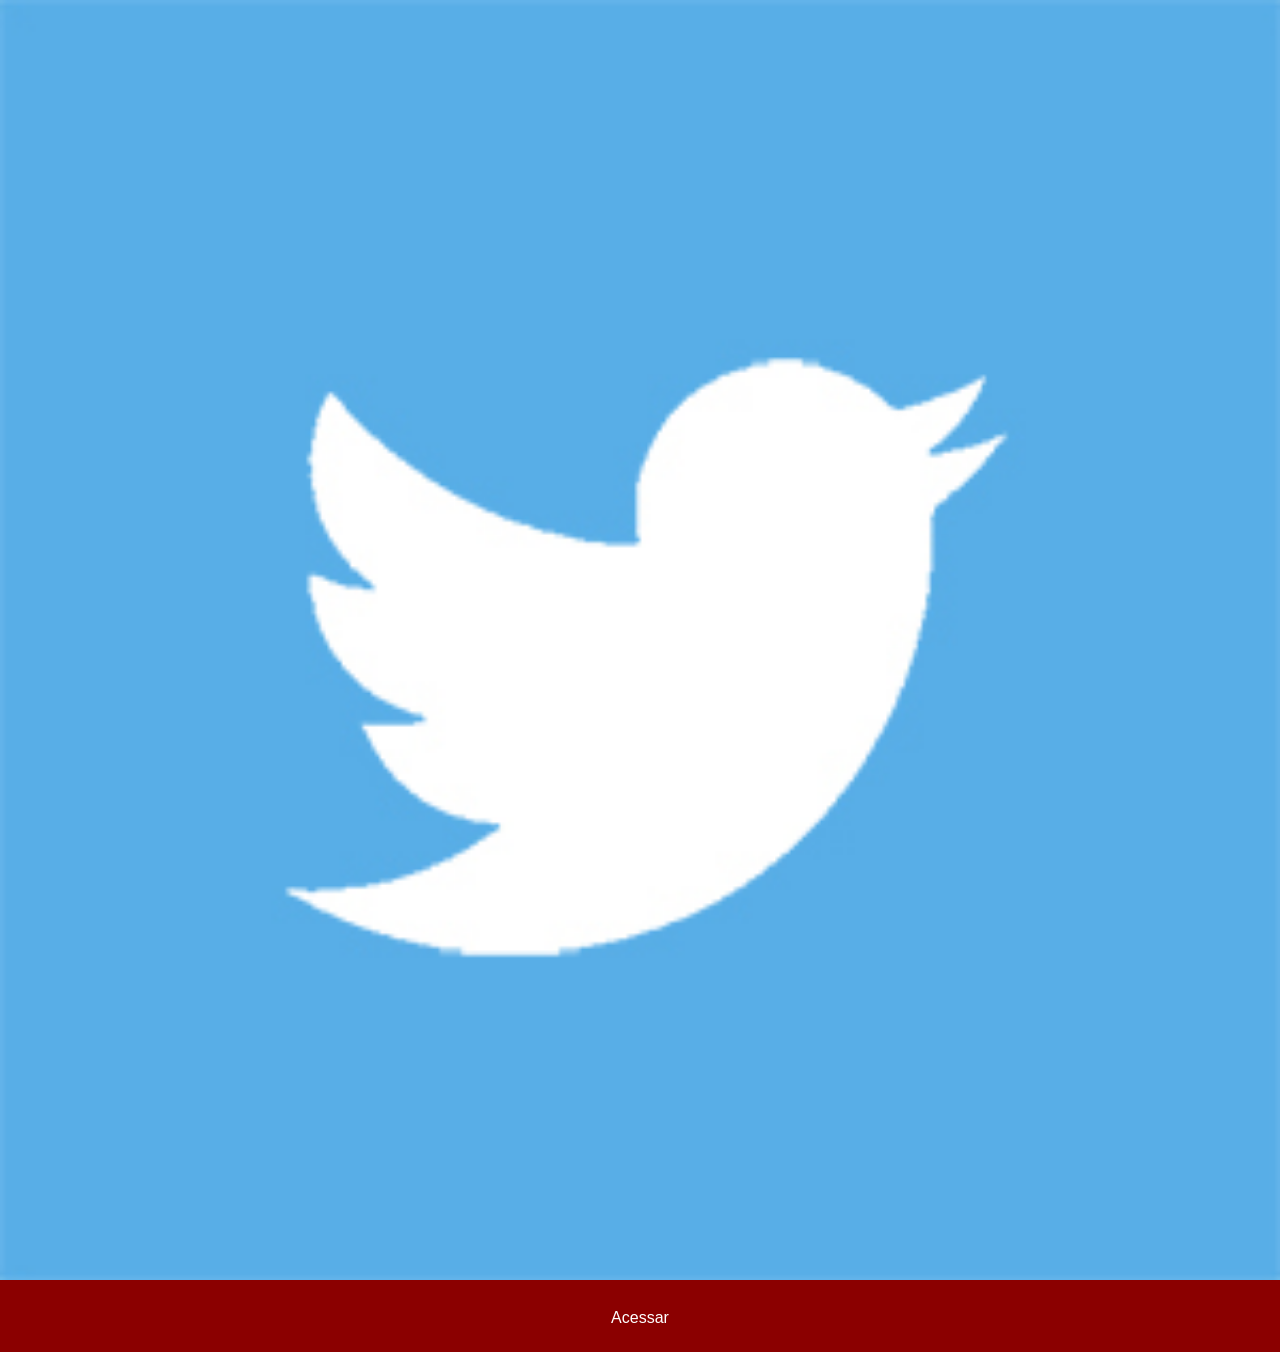
<file: twitter.html>
<!DOCTYPE html>
<html lang="pt-br">
<head>
    <meta charset="UTF-8">
    <meta name="viewport" content="width=device-width, initial-scale=1.0">
    <title>Twitter Home</title>
    <link rel="stylesheet" href="estilos/tela.css">
</head>
<body>
    <img src="imagens/logo-twitter.jpg" alt="twitter">
    <a href="https://x.com/?lang=pt" target="_blank"> Acessar</a>
    
</body>
</html>
</file>
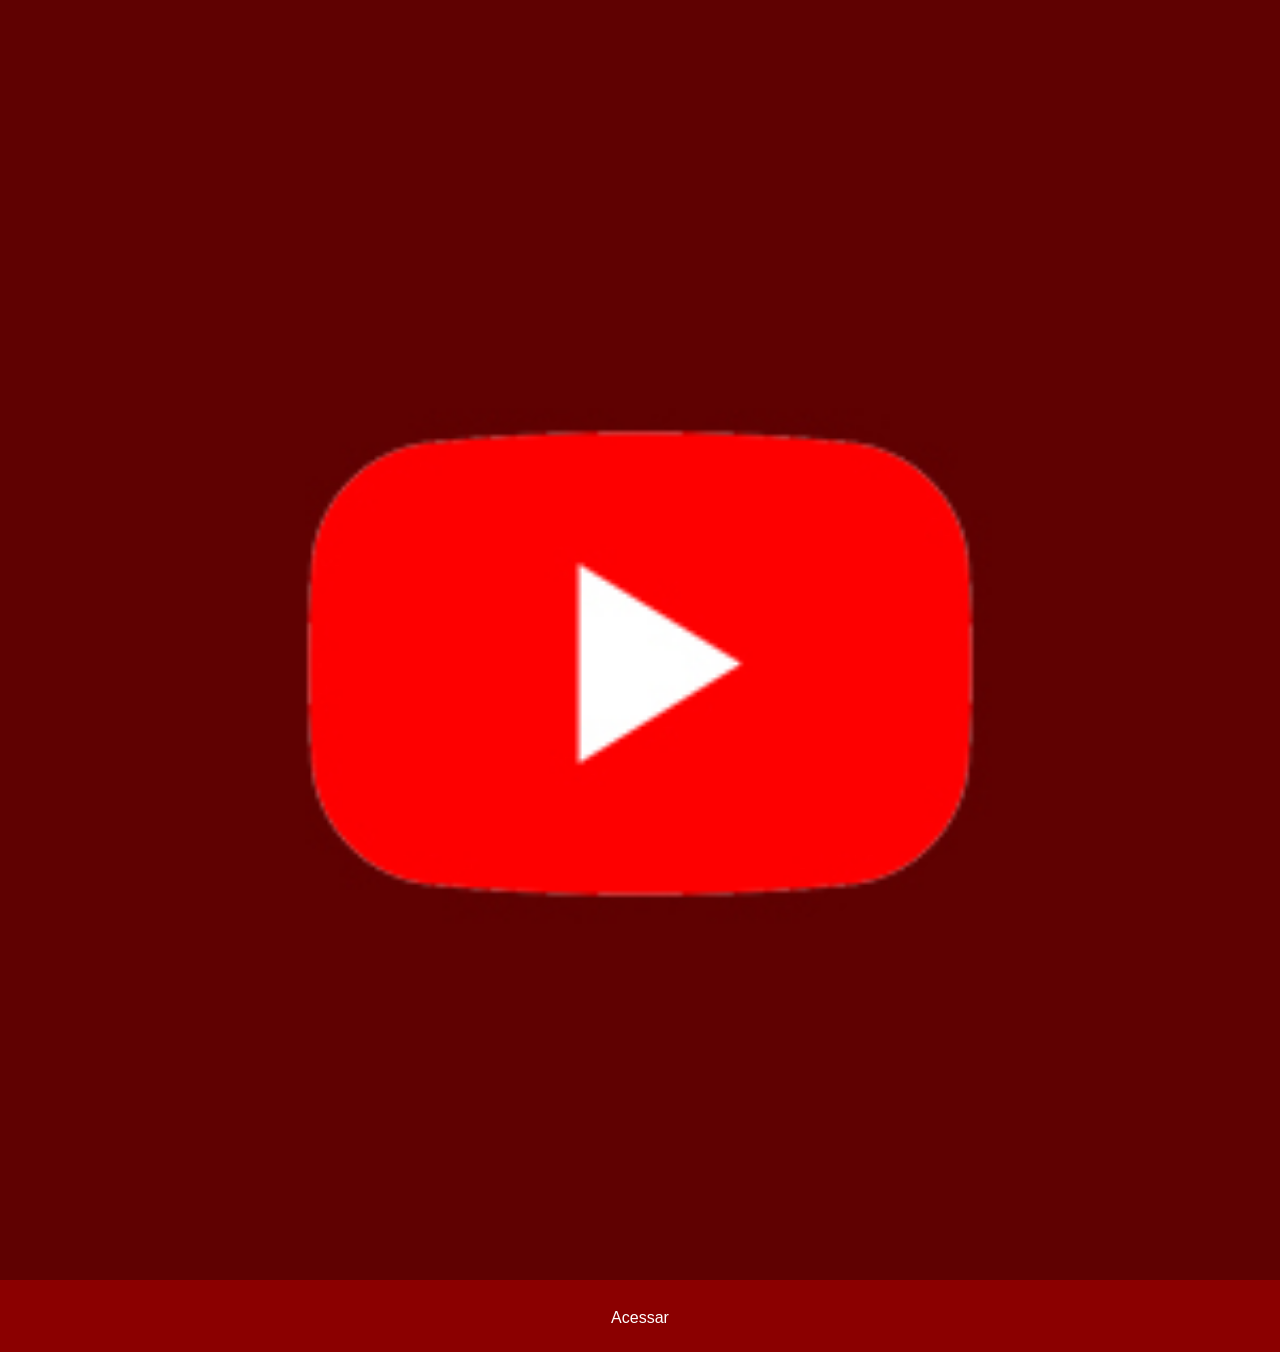
<file: youtube.html>
<!DOCTYPE html>
<html lang="pt-br">
<head>
    <meta charset="UTF-8">
    <meta name="viewport" content="width=device-width, initial-scale=1.0">
    <title>YouTube Home</title>
    <link rel="stylesheet" href="estilos/tela.css">
</head>
<body>
    <img src="imagens/logo-youtube.jpg" alt="youtube">
    <a href="https://www.youtube.com/" target="_blank"> Acessar</a>
    
</body>
</html>
</file>
<file: estilos/style.css>
@charset "UTF-8";
*{
    margin: 0px;
    padding: 0px;
    font-family: Arial, Helvetica, sans-serif;
}
html, body{
    width: 100vw;
    height: 100vh;
    background-color: black;
}
body{
    background-image: url(../imagens/fundo-madeira.jpg);
    background-repeat: no-repeat;
    background-position: center center;
    background-size: cover;
    background-attachment: fixed;
}
section#celular{
    background-image: url(../imagens/frame-iphone01.png);
    background-repeat: no-repeat;
    background-position: right center;
    width: 291px;
    height: 587px;
    position: absolute;
    left: 55%;
    top: 50%;
    transform: translate(-50%,-50%);
}
iframe#tela{
    position: relative;
    top: 75px;
    left: 21px;
    width: 250px;
    height: 441px;
}
section#redes-sociais img{
    width: 50px;
    margin: 10px;
    border-radius: 50%;
    box-shadow: 2px 2px 5px rgba(0, 0, 0, 0.500); 
    box-sizing: border-box;  
}
section#redes-sociais img:hover{
    border: 2px solid rgba(0, 0, 0, 0.301);
    transform: translate(-5px,-5px);
    box-shadow: 5px 5px 8px rgba(0, 0, 0, 0.500);
    transition: 1s;
}
</file>
<file: estilos/tela.css>
@charset "UTF-8";
       *{
            margin: 0px;
            padding: 0px;
            font-family: Arial, Helvetica, sans-serif;
        }
        body{
            background-color: darkred;
        }
        ::-webkit-scrollbar{
            width: 0px;
            height: 0px;
        }
        img{
            width: 100vw;
        }
        a{
            display: block;
            background-color: darkred;
            color: white;
            padding: 25px;
            text-align: center;
            text-decoration: none;
        }
        a:hover{
            color: red;
        }
</file>
